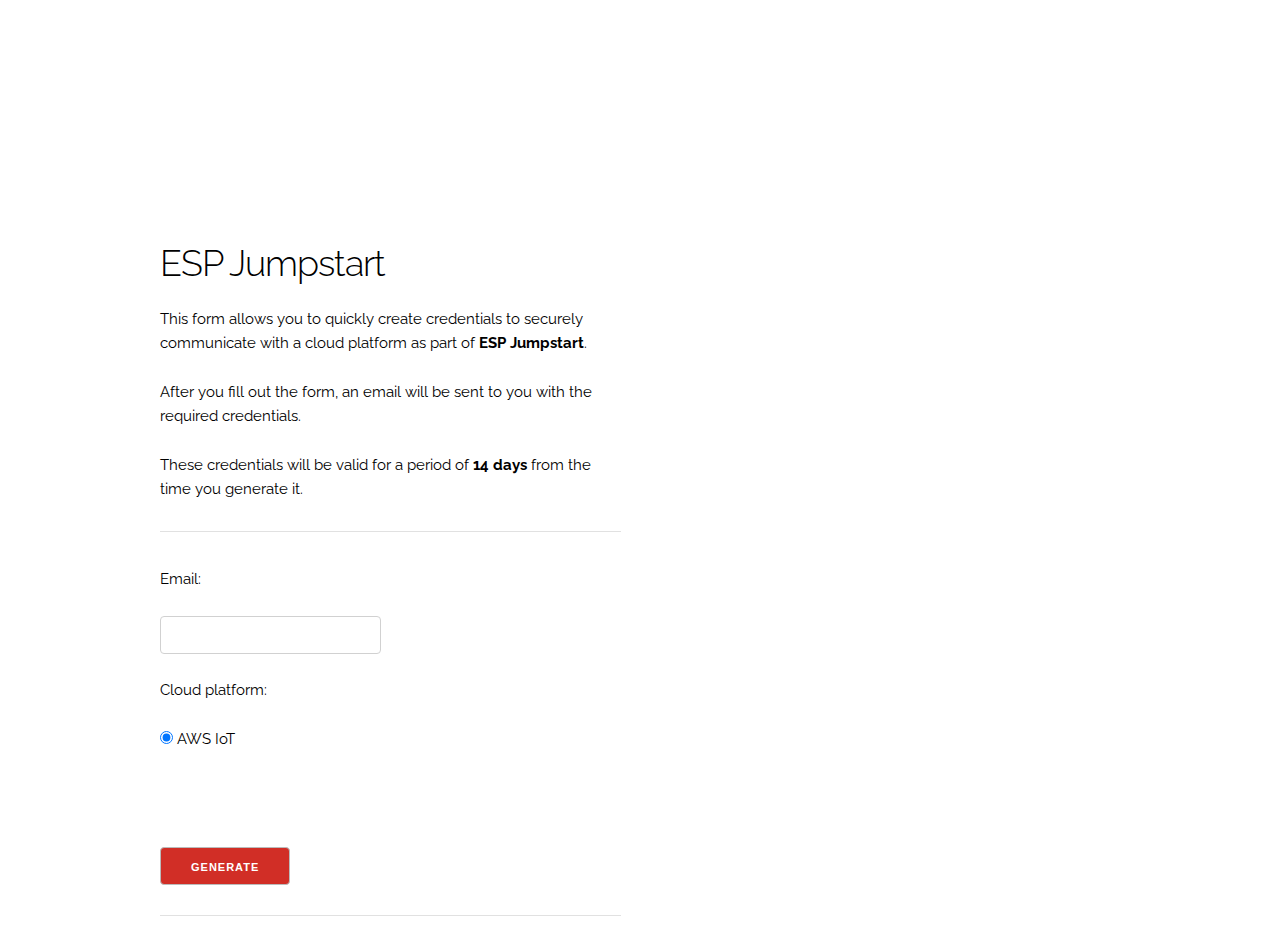
<file: index.html>
<!DOCTYPE html>
<html lang="en">

  <head>
    <!-- Basic Page Needs
	 –––––––––––––––––––––––––––––––––––––––––––––––––– -->
    <meta charset="UTF-8">
    <title>Espressif | Jumpstart</title>
    <meta name="description" content="Easily create credentials for secure cloud communication.">
    <meta name="author" content="Espressif Systems">

    <!-- Mobile Specific Metas
	 –––––––––––––––––––––––––––––––––––––––––––––––––– -->
    <meta name="viewport" content="width=device-width, initial-scale=1">

    <!-- FONT
	 –––––––––––––––––––––––––––––––––––––––––––––––––– -->
    <link href="//fonts.googleapis.com/css?family=Raleway:400,300,600" rel="stylesheet" type="text/css">

    <!-- CSS
	 –––––––––––––––––––––––––––––––––––––––––––––––––– -->
    <link rel="stylesheet" href="css/skeleton.css">
    <link rel="stylesheet" href="css/normalize.css">

    <!-- Favicon
	 –––––––––––––––––––––––––––––––––––––––––––––––––– -->
    <link rel="icon" type="image/ico" href="img/favicon.ico">
    <script src="js/jquery.min.js"></script>
    <script src="https://www.google.com/recaptcha/api.js" async defer></script>



  </head>
  <body >
    <div class="container">

      <div class="row">
	<div class="one-half column" style="margin-top: 25%">
	  <h3>ESP Jumpstart</h3>
	  <div id="intro">
	  <p>This form allows you to quickly create credentials to securely communicate with a cloud platform as part of <b>ESP Jumpstart</b>.</p>
	  <p>After you fill out the form, an email will be sent to you with the required credentials.</p> 
	  <p>These credentials will be valid for a period of <b>14 days</b> from the time you generate it.</p>

	  <hr>
	  </div>
	  <div id="success" style="display:none">
	    <p id="successMessage"></p>
	  </div>
	  <form id="myform">
	    <p>Email:</p>
	    <input type="email" name="email" required>

	    <br/>
	    <br/>

	    <p>Cloud platform:</p>
	    <input type="radio" name="cloud" value="AWS" checked> AWS IoT<br>
	    <!-- <input type="radio" name="cloud" value="Microsoft" disabled> Microsoft Azure (coming soon)<br> -->
	    <!-- <input type="radio" name="cloud" value="Google" disabled> Google Cloud (coming soon) -->

	    <br/>
	    <br/>
	    <div class="g-recaptcha" data-sitekey="6LdeMJMUAAAAAMbioS9r_X_baAeUNPT1nG5FNRpn"></div>
	    <br/>
	    <br/>
	    <input type="submit" style="background-color: #d12e26; color: #fff" value="Generate">

	  </form>
	  <hr/>
	</div>
      </div>
    </div>
    <script>
      window.onload = function() {
	  var recaptcha = document.forms["myform"]["g-recaptcha-response"];
	  recaptcha.required = true;
	  recaptcha.oninvalid = function(e) {
	      // do something
	      alert("Please complete the captcha");
	  }
};
    </script>
    <script>
      var form = document.getElementById("myform");
      form.onsubmit = function (e) {
	  e.preventDefault();
	  // collect the form data while iterating over the inputs
	  var data = {};
	  data['email'] = form[0].value;

	  // Add code for email regex verification
	  // var radios = form.elements['cloud'];
	  // for (var i=0, len=radios.length; i<len; i++) {
	  //     if(radios[i].checked){ // radio checked?
	  // 	  data['cloud'] = radios[i].value; // if so, hold its value in val
	  // 	  break; // and break out of for loop
	  //     }
	  // }
	  data['cloud']="AWS";
	  console.log(data);
	  addData(data);
      }


      function addData(data){// pass your data in method
	  $.ajax({
	      async: true,
	      type: "POST",
	      url: "https://uvc34p1lg8.execute-api.us-east-1.amazonaws.com/dev/create-thing",
	      data: JSON.stringify(data),
	      contentType: "application/json; charset=utf-8",
	      crossDomain: true,
	      dataType: "json",
	      //traditional: true,
	      success: function (data, status, jqXHR) {
		  console.log(data);
		  // console.log(status.code);
		  form.style.display = "none";
		  var div = document.getElementById("intro");
		  div.style.display = "none";
		  var div = document.getElementById("success");
		  div.style.display = '';
		  document.getElementById("successMessage").innerHTML = jqXHR.responseText;
	//	  alert("success");// write success in " "
	      },
	      error: function (jqXHR, status) {
		  console.log(jqXHR.responseText);
		  form.style.display = "none";
		  var div = document.getElementById("intro");
		  div.style.display = "none";
		  var div = document.getElementById("success");
		  div.style.display = '';
		  document.getElementById("successMessage").innerHTML = jqXHR.responseText;
		  //window.location=jqXHR.responseText;
	      }
	  });
      }
    </script>
  </body>
</html>
</file>
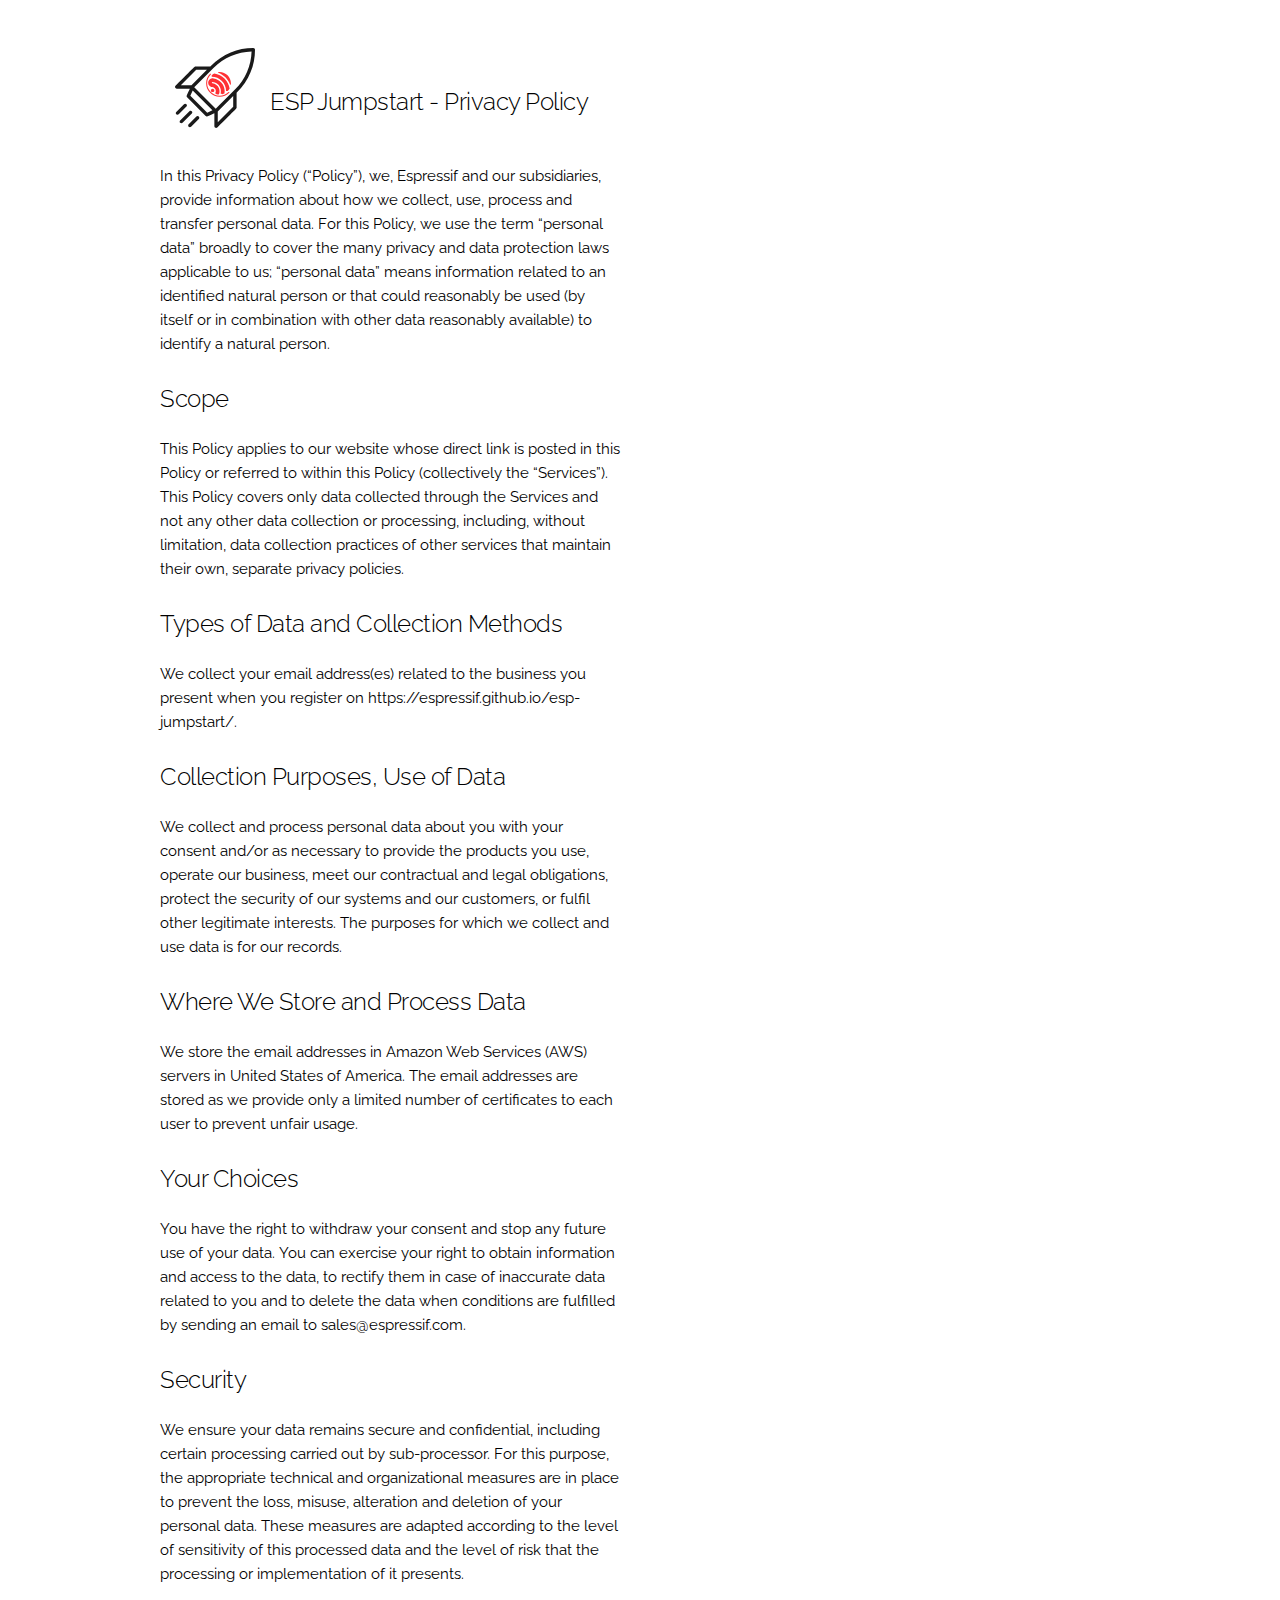
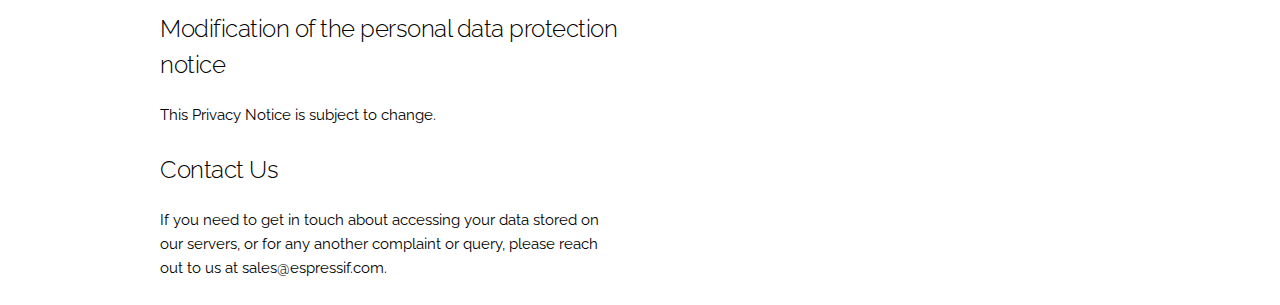
<file: privacy-policy/index.html>
<!DOCTYPE html>
<html lang="en">

  <head>
    <!-- Basic Page Needs
	 –––––––––––––––––––––––––––––––––––––––––––––––––– -->
    <meta charset="UTF-8">
    <title>Espressif | Jumpstart</title>
    <meta name="description" content="Easily create credentials for secure cloud communication.">
    <meta name="author" content="Espressif Systems">

    <!-- Mobile Specific Metas
	 –––––––––––––––––––––––––––––––––––––––––––––––––– -->
    <meta name="viewport" content="width=device-width, initial-scale=1">

    <!-- FONT
	 –––––––––––––––––––––––––––––––––––––––––––––––––– -->
    <link href="//fonts.googleapis.com/css?family=Raleway:400,300,600" rel="stylesheet" type="text/css">

    <!-- CSS
	 –––––––––––––––––––––––––––––––––––––––––––––––––– -->
    <link rel="stylesheet" href="../css/skeleton.css">
    <link rel="stylesheet" href="../css/normalize.css">

    <!-- Favicon
	 –––––––––––––––––––––––––––––––––––––––––––––––––– -->
    <link rel="icon" type="image/ico" href="../img/favicon.ico">
    <script src="../js/jquery.min.js"></script>
    <script src="https://www.google.com/recaptcha/api.js" async defer></script>



  </head>
  <body >
    <div class="container">

      <div class="row">
	<div class="one-half column" style="margin-top: 5%">
	  <a href="../"><img src="../Rocket.svg" style="float:left; width:80px; height:80px; margin:0px 15px"/></a>
	  <h5><br/>ESP Jumpstart - Privacy Policy</h5>
	  <br/>
	  <div id="intro">
	  <p>
In this Privacy Policy (“Policy”), we, Espressif and our subsidiaries, provide information about how we collect, use, process and transfer personal data. For this Policy, we use the term “personal data” broadly to cover the many privacy and data protection laws applicable to us; “personal data” means information related to an identified natural person or that could reasonably be used (by itself or in combination with other data reasonably available) to identify a natural person.
	  </p>
	  <p>
<h5>Scope</h5>
This Policy applies to our website whose direct link is posted in this Policy or referred to within this Policy (collectively the “Services”). This Policy covers only data collected through the Services and not any other data collection or processing, including, without limitation, data collection practices of other services that maintain their own, separate privacy policies. 
	  </p>
	  <p>
<h5>Types of Data and Collection Methods</h5>
We collect your email address(es) related to the business you present when you register on https://espressif.github.io/esp-jumpstart/.
	  </p>
	  <p>
<h5>Collection Purposes, Use of Data</h5>
We collect and process personal data about you with your consent and/or as necessary to provide the products you use, operate our business, meet our contractual and legal obligations, protect the security of our systems and our customers, or fulfil other legitimate interests. The purposes for which we collect and use data is for our records.
	  </p>
	  <p>
<h5>Where We Store and Process Data</h5>
We store the email addresses in Amazon Web Services (AWS) servers in United States of America. The email addresses are stored as we provide only a limited number of certificates to each user to prevent unfair usage.
	  </p>
	  <p>
<h5>Your Choices</h5>
You have the right to withdraw your consent and stop any future use of your data. You can exercise your right to obtain information and access to the data, to rectify them in case of inaccurate data related to you and to delete the data when conditions are fulfilled by sending an email to sales@espressif.com.
	  </p>
	  <p>
<h5>Security</h5>
We ensure your data remains secure and confidential, including certain processing carried out by sub-processor.
For this purpose, the appropriate technical and organizational measures are in place to prevent the loss, misuse, alteration and deletion of your personal data. These measures are adapted according to the level of sensitivity of this processed data and the level of risk that the processing or implementation of it presents.
	  </p>
	  <p>
<h5>Modification of the personal data protection notice</h5>
This Privacy Notice is subject to change. 
	  </p>
	  <p>
<h5>Contact Us</h5>
If you need to get in touch about accessing your data stored on our servers, or for any another complaint or query, please reach out to us at sales@espressif.com.

</p>	</div>
      </div>
    </div>

  </body>
</html>
</file>
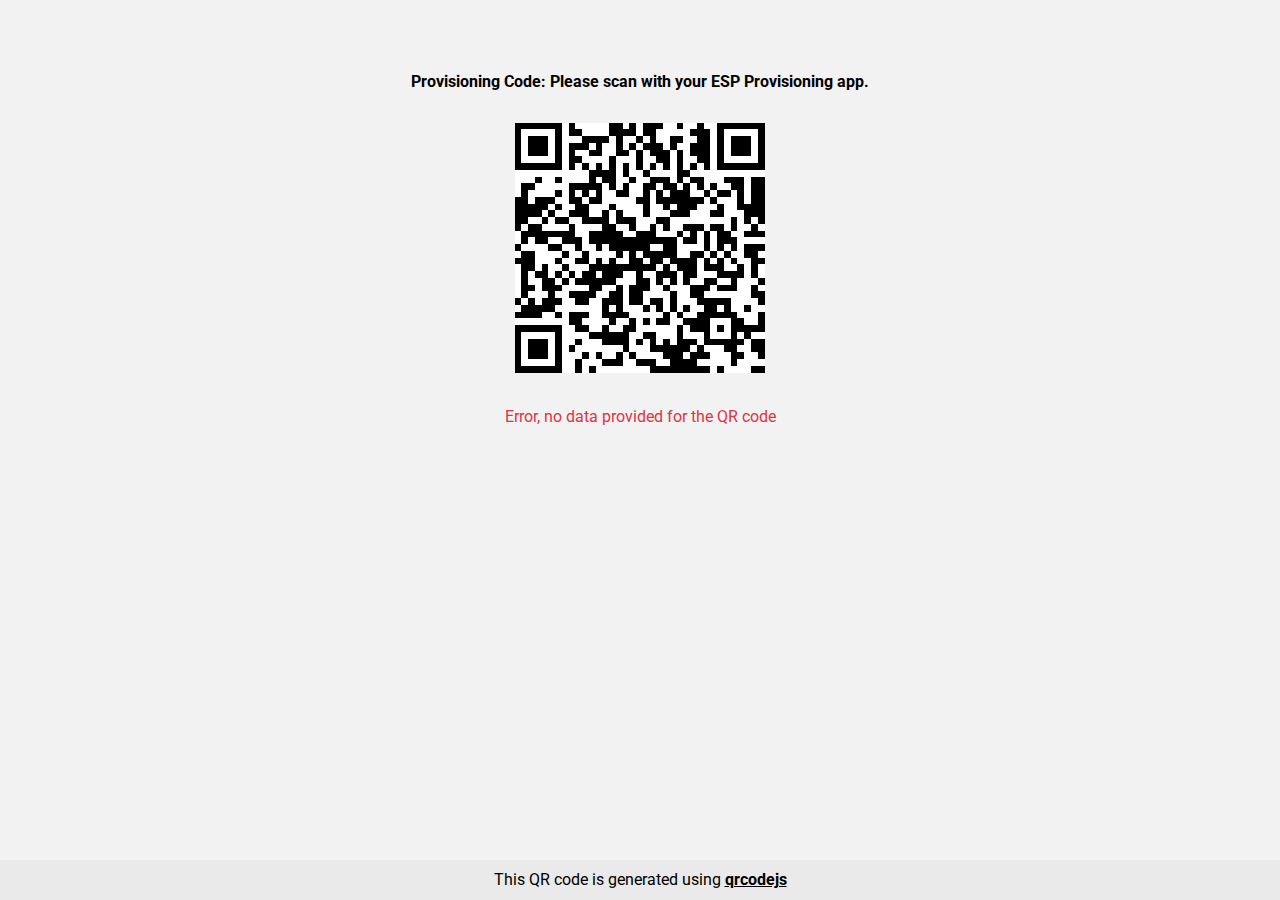
<file: qrcode.html>
<!DOCTYPE html>
<html lang="en">
	<head>
		<meta charset="UTF-8" />
		<meta name="viewport" content="width=device-width, initial-scale=1.0" />
		<link
			href="https://fonts.googleapis.com/css?family=Roboto&display=swap"
			rel="stylesheet"
		/>
		<link rel="stylesheet" href="qrcode.css" />
		<title>ESP Provisioning: QR Code</title>
	</head>

	<body>
		<div class="wrapper">
			<div class="container">
				<h4>
					Provisioning Code: Please scan with your ESP Provisioning app.
				</h4>
				<!-- <canvas id="qr"></canvas> -->
				<div id="qrcode"></div>
				<p id="error">Error, no data provided for the QR code</p>

				<div id="payload-info">
					<p id="payload"></p>
					<p>
                        This QR code is unique for your device. You may print a
                        copy of this for subsequent use.
					</p>

					<button onclick="window.print()" class="noprint">
						Print QR Code
					</button>
				</div>
			</div>

			<div class="footer">
				<p>
					This QR code is generated using
					<a
						href="https://davidshimjs.github.io/qrcodejs/"
						target="_blank"
						>qrcodejs</a
					>
				</p>
			</div>
		</div>
		<script src="qrcode.min.js"></script>
		<script type="text/javascript">
			let link = new URLSearchParams(window.location.search);
			let data = link.get('data')
				? link.get('data')
				: 'Data not added. Try again later.';
			document.querySelector('#payload').innerHTML = link.get('data')
				? `Payload: ${link.get('data')}`
				: '';
			link.get('data')
				? (document.querySelector('#error').style.display = 'none')
				: (document.querySelector('#payload-info').style.display =
						'none');
			var qrcode = new QRCode(document.getElementById('qrcode'), {
				text: data,
				width: 250,
				height: 250,
				colorDark: '#000000',
				colorLight: '#ffffff',
				correctLevel: QRCode.CorrectLevel.H,
			});
		</script>
	</body>
</html>
</file>
<file: css/skeleton.css>
/*
* Skeleton V2.0.4
* Copyright 2014, Dave Gamache
* www.getskeleton.com
* Free to use under the MIT license.
* http://www.opensource.org/licenses/mit-license.php
* 12/29/2014
*/


/* Table of contents
––––––––––––––––––––––––––––––––––––––––––––––––––
- Grid
- Base Styles
- Typography
- Links
- Buttons
- Forms
- Lists
- Code
- Tables
- Spacing
- Utilities
- Clearing
- Media Queries
*/


/* Grid
–––––––––––––––––––––––––––––––––––––––––––––––––– */
.container {
  position: relative;
  width: 100%;
  max-width: 960px;
  margin: 0 auto;
  padding: 0 20px;
  box-sizing: border-box; }
.column,
.columns {
  width: 100%;
  float: left;
  box-sizing: border-box; }

/* For devices larger than 400px */
@media (min-width: 400px) {
  .container {
    width: 85%;
    padding: 0; }
}

/* For devices larger than 550px */
@media (min-width: 550px) {
  .container {
    width: 80%; }
  .column,
  .columns {
    margin-left: 4%; }
  .column:first-child,
  .columns:first-child {
    margin-left: 0; }

  .one.column,
  .one.columns                    { width: 4.66666666667%; }
  .two.columns                    { width: 13.3333333333%; }
  .three.columns                  { width: 22%;            }
  .four.columns                   { width: 30.6666666667%; }
  .five.columns                   { width: 39.3333333333%; }
  .six.columns                    { width: 48%;            }
  .seven.columns                  { width: 56.6666666667%; }
  .eight.columns                  { width: 65.3333333333%; }
  .nine.columns                   { width: 74.0%;          }
  .ten.columns                    { width: 82.6666666667%; }
  .eleven.columns                 { width: 91.3333333333%; }
  .twelve.columns                 { width: 100%; margin-left: 0; }

  .one-third.column               { width: 30.6666666667%; }
  .two-thirds.column              { width: 65.3333333333%; }

  .one-half.column                { width: 48%; }

  /* Offsets */
  .offset-by-one.column,
  .offset-by-one.columns          { margin-left: 8.66666666667%; }
  .offset-by-two.column,
  .offset-by-two.columns          { margin-left: 17.3333333333%; }
  .offset-by-three.column,
  .offset-by-three.columns        { margin-left: 26%;            }
  .offset-by-four.column,
  .offset-by-four.columns         { margin-left: 34.6666666667%; }
  .offset-by-five.column,
  .offset-by-five.columns         { margin-left: 43.3333333333%; }
  .offset-by-six.column,
  .offset-by-six.columns          { margin-left: 52%;            }
  .offset-by-seven.column,
  .offset-by-seven.columns        { margin-left: 60.6666666667%; }
  .offset-by-eight.column,
  .offset-by-eight.columns        { margin-left: 69.3333333333%; }
  .offset-by-nine.column,
  .offset-by-nine.columns         { margin-left: 78.0%;          }
  .offset-by-ten.column,
  .offset-by-ten.columns          { margin-left: 86.6666666667%; }
  .offset-by-eleven.column,
  .offset-by-eleven.columns       { margin-left: 95.3333333333%; }

  .offset-by-one-third.column,
  .offset-by-one-third.columns    { margin-left: 34.6666666667%; }
  .offset-by-two-thirds.column,
  .offset-by-two-thirds.columns   { margin-left: 69.3333333333%; }

  .offset-by-one-half.column,
  .offset-by-one-half.columns     { margin-left: 52%; }

}


/* Base Styles
–––––––––––––––––––––––––––––––––––––––––––––––––– */
/* NOTE
html is set to 62.5% so that all the REM measurements throughout Skeleton
are based on 10px sizing. So basically 1.5rem = 15px :) */
html {
  font-size: 62.5%; }
body {
  font-size: 1.5em; /* currently ems cause chrome bug misinterpreting rems on body element */
  line-height: 1.6;
  font-weight: 400;
  font-family: "Raleway", "HelveticaNeue", "Helvetica Neue", Helvetica, Arial, sans-serif;
  color: #000000; }


/* Typography
–––––––––––––––––––––––––––––––––––––––––––––––––– */
h1, h2, h3, h4, h5, h6 {
  margin-top: 0;
  margin-bottom: 2rem;
  font-weight: 300;
  color: #000;}
h1 { font-size: 4.0rem; line-height: 1.2;  letter-spacing: -.1rem;}
h2 { font-size: 3.6rem; line-height: 1.25; letter-spacing: -.1rem; }
h3 { font-size: 3.0rem; line-height: 1.3;  letter-spacing: -.1rem; }
h4 { font-size: 2.4rem; line-height: 1.35; letter-spacing: -.08rem; }
h5 { font-size: 1.8rem; line-height: 1.5;  letter-spacing: -.05rem; }
h6 { font-size: 1.5rem; line-height: 1.6;  letter-spacing: 0; }

/* Larger than phablet */
@media (min-width: 550px) {
  h1 { font-size: 5.0rem; }
  h2 { font-size: 4.2rem; }
  h3 { font-size: 3.6rem; }
  h4 { font-size: 3.0rem; }
  h5 { font-size: 2.4rem; }
  h6 { font-size: 1.5rem; }
}

p {
	margin-top: 0;
	color: #000;
}


/* Links
–––––––––––––––––––––––––––––––––––––––––––––––––– */
a {
 color: #000; }
a:hover {
  color: #0FA0CE; }


/* Buttons
–––––––––––––––––––––––––––––––––––––––––––––––––– */
.button,
button,
input[type="submit"],
input[type="reset"],
input[type="button"] {
  display: inline-block;
  height: 38px;
  padding: 0 30px;
  color: #555;
  text-align: center;
  font-size: 11px;
  font-weight: 600;
  line-height: 38px;
  letter-spacing: .1rem;
  text-transform: uppercase;
  text-decoration: none;
  white-space: nowrap;
  background-color: transparent;
  border-radius: 4px;
  border: 1px solid #bbb;
  cursor: pointer;
  box-sizing: border-box; }
.button:hover,
button:hover,
input[type="submit"]:hover,
input[type="reset"]:hover,
input[type="button"]:hover,
.button:focus,
button:focus,
input[type="submit"]:focus,
input[type="reset"]:focus,
input[type="button"]:focus {
  color: #333;
  border-color: #888;
  outline: 0; }
.button.button-primary,
button.button-primary,
input[type="submit"].button-primary,
input[type="reset"].button-primary,
input[type="button"].button-primary {
  color: #FFF;
  background-color: #33C3F0;
  border-color: #33C3F0; }
.button.button-primary:hover,
button.button-primary:hover,
input[type="submit"].button-primary:hover,
input[type="reset"].button-primary:hover,
input[type="button"].button-primary:hover,
.button.button-primary:focus,
button.button-primary:focus,
input[type="submit"].button-primary:focus,
input[type="reset"].button-primary:focus,
input[type="button"].button-primary:focus {
  color: #FFF;
  background-color: #1EAEDB;
  border-color: #1EAEDB; }


/* Forms
–––––––––––––––––––––––––––––––––––––––––––––––––– */
input[type="email"],
input[type="number"],
input[type="search"],
input[type="text"],
input[type="tel"],
input[type="url"],
input[type="password"],
textarea,
select {
  height: 38px;
  padding: 6px 10px; /* The 6px vertically centers text on FF, ignored by Webkit */
  background-color: #fff;
  border: 1px solid #D1D1D1;
  border-radius: 4px;
  box-shadow: none;
  box-sizing: border-box; }
/* Removes awkward default styles on some inputs for iOS */
input[type="email"],
input[type="number"],
input[type="search"],
input[type="text"],
input[type="tel"],
input[type="url"],
input[type="password"],
textarea {
  -webkit-appearance: none;
     -moz-appearance: none;
          appearance: none; }
textarea {
  min-height: 65px;
  padding-top: 6px;
  padding-bottom: 6px; }
input[type="email"]:focus,
input[type="number"]:focus,
input[type="search"]:focus,
input[type="text"]:focus,
input[type="tel"]:focus,
input[type="url"]:focus,
input[type="password"]:focus,
textarea:focus,
select:focus {
  border: 1px solid #33C3F0;
  outline: 0; }
label,
legend {
  display: block;
  margin-bottom: .5rem;
  font-weight: 600; }
fieldset {
  padding: 0;
  border-width: 0; }
input[type="checkbox"],
input[type="radio"] {
  display: inline; }
label > .label-body {
  display: inline-block;
  margin-left: .5rem;
  font-weight: normal; }


/* Lists
–––––––––––––––––––––––––––––––––––––––––––––––––– */
ul {
  list-style: circle inside; }
ol {
  list-style: decimal inside; }
ol, ul {
  padding-left: 0;
  margin-top: 0; }
ul ul,
ul ol,
ol ol,
ol ul {
  margin: 1.5rem 0 1.5rem 3rem;
  font-size: 90%; }
li {
  margin-bottom: 1rem; }


/* Code
–––––––––––––––––––––––––––––––––––––––––––––––––– */
code {
  padding: .2rem .5rem;
  margin: 0 .2rem;
  font-size: 90%;
  white-space: nowrap;
  background: #F1F1F1;
  border: 1px solid #E1E1E1;
  border-radius: 4px; }
pre > code {
  display: block;
  padding: 1rem 1.5rem;
  white-space: pre; }


/* Tables
–––––––––––––––––––––––––––––––––––––––––––––––––– */
th,
td {
  padding: 12px 15px;
  text-align: left;
  border-bottom: 1px solid #E1E1E1; }
th:first-child,
td:first-child {
  padding-left: 0; }
th:last-child,
td:last-child {
  padding-right: 0; }


/* Spacing
–––––––––––––––––––––––––––––––––––––––––––––––––– */
button,
.button {
  margin-bottom: 1rem; }
input,
textarea,
select,
fieldset {
  margin-bottom: 1.5rem; }
pre,
blockquote,
dl,
figure,
table,
p,
ul,
ol,
form {
  margin-bottom: 2.5rem; }


/* Utilities
–––––––––––––––––––––––––––––––––––––––––––––––––– */
.u-full-width {
  width: 100%;
  box-sizing: border-box; }
.u-max-full-width {
  max-width: 100%;
  box-sizing: border-box; }
.u-pull-right {
  float: right; }
.u-pull-left {
  float: left; }


/* Misc
–––––––––––––––––––––––––––––––––––––––––––––––––– */
hr {
  margin-top: 3rem;
  margin-bottom: 3.5rem;
  border-width: 0;
  border-top: 1px solid #E1E1E1; }


/* Clearing
–––––––––––––––––––––––––––––––––––––––––––––––––– */

/* Self Clearing Goodness */
.container:after,
.row:after,
.u-cf {
  content: "";
  display: table;
  clear: both; }


/* Media Queries
–––––––––––––––––––––––––––––––––––––––––––––––––– */
/*
Note: The best way to structure the use of media queries is to create the queries
near the relevant code. For example, if you wanted to change the styles for buttons
on small devices, paste the mobile query code up in the buttons section and style it
there.
*/


/* Larger than mobile */
@media (min-width: 400px) {}

/* Larger than phablet (also point when grid becomes active) */
@media (min-width: 550px) {}

/* Larger than tablet */
@media (min-width: 750px) {}

/* Larger than desktop */
@media (min-width: 1000px) {}

/* Larger than Desktop HD */
@media (min-width: 1200px) {}
</file>
<file: qrcode.css>
body {
	margin: 0;
	padding: 0;
}
.wrapper {
	display: flex;
	flex-direction: column;
	justify-content: space-between;
	height: 100vh;
	background: #f2f2f2;
	font-family: 'Roboto', sans-serif;
}

.container {
	padding-top: 5rem;
}

.wrapper div {
	text-align: center;
}

.logo {
	display: block;
	margin: 0 auto 1rem;
}

#qrcode img {
	margin: 2rem auto;
}

p {
	margin-bottom: 0;
	margin-top: 0;
	line-height: 24px;
}

#payload {
	font-weight: bold;
}

#qr {
	margin-bottom: 3rem;
}

h4 {
	margin-top: -0.5rem;
}

button {
	/* display: inline-block; */
	margin-bottom: 0;
	font-weight: 400;
	text-align: center;
	white-space: nowrap;
	vertical-align: middle;
	-ms-touch-action: manipulation;
	touch-action: manipulation;
	cursor: pointer;
	background-image: none;
	border: 1px solid transparent;
	padding: 6px 12px;
	font-size: 14px;
	line-height: 1.42857143;
	border-radius: 4px;
	-webkit-user-select: none;
	-moz-user-select: none;
	-ms-user-select: none;
	user-select: none;
	color: #fff;
	background-color: #5cb85c;
	border-color: #4cae4c;
	margin-top: 1rem;
}

@media print {
	.noprint {
		display: none;
	}
}

#error {
	color: #dc3545;
}

.footer {
	background: #eaeaea;
	padding: 8px;
}

.footer a {
	font-weight: bold;
	color: #000000;
}

.footer:visited {
	color: #000;
}
</file>
